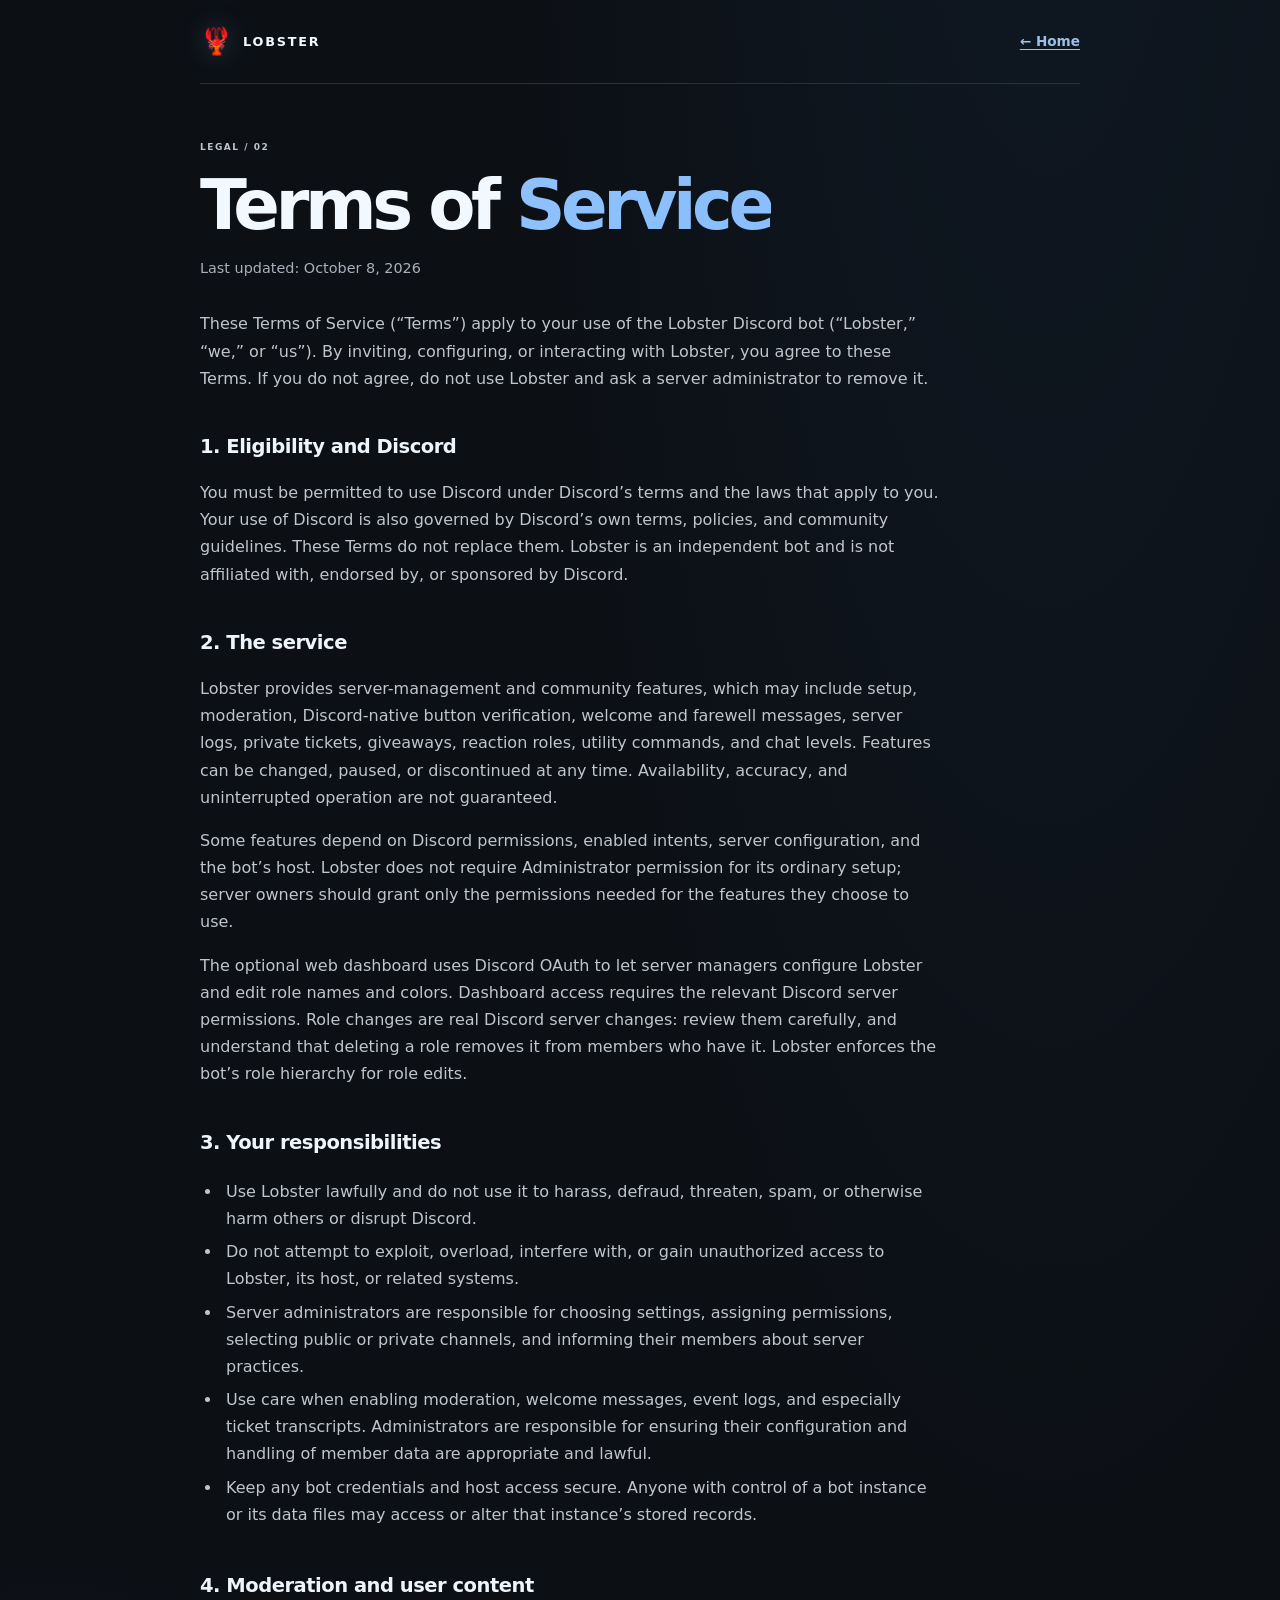
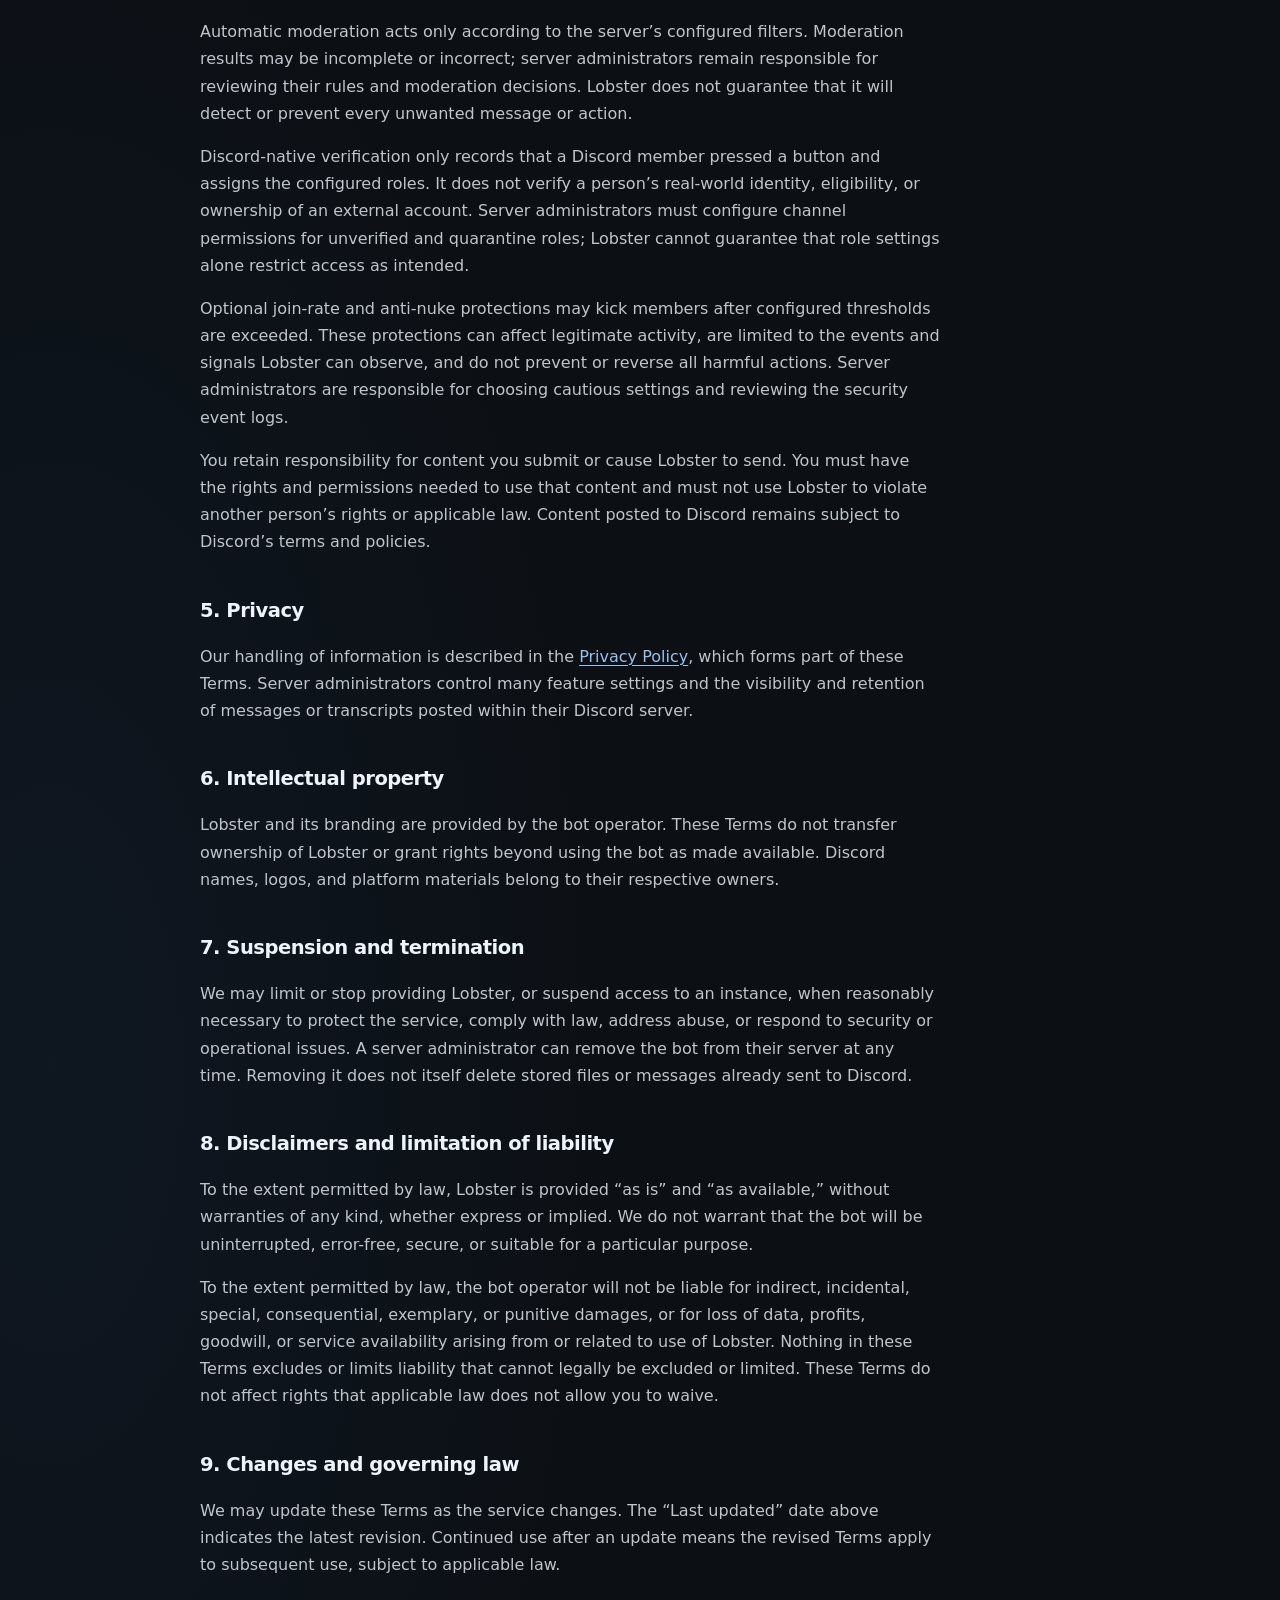
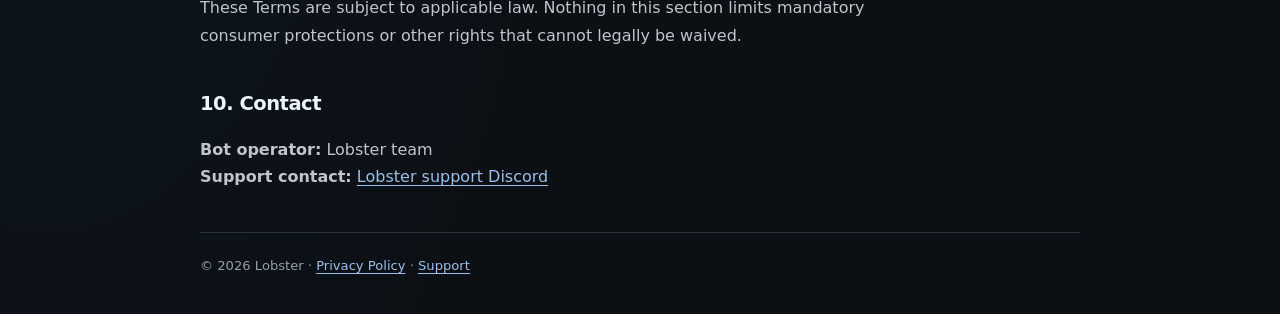
<file: terms-of-service.html>
<!doctype html>
<html lang="en">
  <head>
    <meta charset="utf-8">
    <meta name="viewport" content="width=device-width, initial-scale=1">
    <meta name="description" content="Terms of Service for Lobster, a Discord server management bot.">
    <title>Terms of Service — Lobster</title>
    <link rel="stylesheet" href="styles.css">
  </head>
  <body>
    <main class="shell document">
      <header class="brand">
        <a class="brand-link" href="/"><span class="brand-mark" aria-hidden="true">🦞</span><span>LOBSTER</span></a>
        <a class="back-link" href="/">← Home</a>
      </header>
      <article>
        <p class="eyebrow">LEGAL / 02</p>
        <h1>Terms of <span>Service</span></h1>
        <p class="updated">Last updated: October 8, 2026</p>
        <p>These Terms of Service (“Terms”) apply to your use of the Lobster Discord bot (“Lobster,” “we,” or “us”). By inviting, configuring, or interacting with Lobster, you agree to these Terms. If you do not agree, do not use Lobster and ask a server administrator to remove it.</p>

        <h2>1. Eligibility and Discord</h2>
        <p>You must be permitted to use Discord under Discord’s terms and the laws that apply to you. Your use of Discord is also governed by Discord’s own terms, policies, and community guidelines. These Terms do not replace them. Lobster is an independent bot and is not affiliated with, endorsed by, or sponsored by Discord.</p>

        <h2>2. The service</h2>
        <p>Lobster provides server-management and community features, which may include setup, moderation, Discord-native button verification, welcome and farewell messages, server logs, private tickets, giveaways, reaction roles, utility commands, and chat levels. Features can be changed, paused, or discontinued at any time. Availability, accuracy, and uninterrupted operation are not guaranteed.</p>
        <p>Some features depend on Discord permissions, enabled intents, server configuration, and the bot’s host. Lobster does not require Administrator permission for its ordinary setup; server owners should grant only the permissions needed for the features they choose to use.</p>
        <p>The optional web dashboard uses Discord OAuth to let server managers configure Lobster and edit role names and colors. Dashboard access requires the relevant Discord server permissions. Role changes are real Discord server changes: review them carefully, and understand that deleting a role removes it from members who have it. Lobster enforces the bot’s role hierarchy for role edits.</p>

        <h2>3. Your responsibilities</h2>
        <ul>
          <li>Use Lobster lawfully and do not use it to harass, defraud, threaten, spam, or otherwise harm others or disrupt Discord.</li>
          <li>Do not attempt to exploit, overload, interfere with, or gain unauthorized access to Lobster, its host, or related systems.</li>
          <li>Server administrators are responsible for choosing settings, assigning permissions, selecting public or private channels, and informing their members about server practices.</li>
          <li>Use care when enabling moderation, welcome messages, event logs, and especially ticket transcripts. Administrators are responsible for ensuring their configuration and handling of member data are appropriate and lawful.</li>
          <li>Keep any bot credentials and host access secure. Anyone with control of a bot instance or its data files may access or alter that instance’s stored records.</li>
        </ul>

        <h2>4. Moderation and user content</h2>
        <p>Automatic moderation acts only according to the server’s configured filters. Moderation results may be incomplete or incorrect; server administrators remain responsible for reviewing their rules and moderation decisions. Lobster does not guarantee that it will detect or prevent every unwanted message or action.</p>
        <p>Discord-native verification only records that a Discord member pressed a button and assigns the configured roles. It does not verify a person’s real-world identity, eligibility, or ownership of an external account. Server administrators must configure channel permissions for unverified and quarantine roles; Lobster cannot guarantee that role settings alone restrict access as intended.</p>
        <p>Optional join-rate and anti-nuke protections may kick members after configured thresholds are exceeded. These protections can affect legitimate activity, are limited to the events and signals Lobster can observe, and do not prevent or reverse all harmful actions. Server administrators are responsible for choosing cautious settings and reviewing the security event logs.</p>
        <p>You retain responsibility for content you submit or cause Lobster to send. You must have the rights and permissions needed to use that content and must not use Lobster to violate another person’s rights or applicable law. Content posted to Discord remains subject to Discord’s terms and policies.</p>

        <h2>5. Privacy</h2>
        <p>Our handling of information is described in the <a href="/privacy">Privacy Policy</a>, which forms part of these Terms. Server administrators control many feature settings and the visibility and retention of messages or transcripts posted within their Discord server.</p>

        <h2>6. Intellectual property</h2>
        <p>Lobster and its branding are provided by the bot operator. These Terms do not transfer ownership of Lobster or grant rights beyond using the bot as made available. Discord names, logos, and platform materials belong to their respective owners.</p>

        <h2>7. Suspension and termination</h2>
        <p>We may limit or stop providing Lobster, or suspend access to an instance, when reasonably necessary to protect the service, comply with law, address abuse, or respond to security or operational issues. A server administrator can remove the bot from their server at any time. Removing it does not itself delete stored files or messages already sent to Discord.</p>

        <h2>8. Disclaimers and limitation of liability</h2>
        <p>To the extent permitted by law, Lobster is provided “as is” and “as available,” without warranties of any kind, whether express or implied. We do not warrant that the bot will be uninterrupted, error-free, secure, or suitable for a particular purpose.</p>
        <p>To the extent permitted by law, the bot operator will not be liable for indirect, incidental, special, consequential, exemplary, or punitive damages, or for loss of data, profits, goodwill, or service availability arising from or related to use of Lobster. Nothing in these Terms excludes or limits liability that cannot legally be excluded or limited. These Terms do not affect rights that applicable law does not allow you to waive.</p>

        <h2>9. Changes and governing law</h2>
        <p>We may update these Terms as the service changes. The “Last updated” date above indicates the latest revision. Continued use after an update means the revised Terms apply to subsequent use, subject to applicable law.</p>
        <p>These Terms are subject to applicable law. Nothing in this section limits mandatory consumer protections or other rights that cannot legally be waived.</p>

        <h2>10. Contact</h2>
        <p><strong>Bot operator:</strong> Lobster team<br>
          <strong>Support contact:</strong> <a href="https://discord.gg/lobster" target="_blank" rel="noopener noreferrer">Lobster support Discord</a></p>
      </article>
      <footer>© 2026 Lobster · <a href="/privacy">Privacy Policy</a> · <a href="https://discord.gg/lobster" target="_blank" rel="noopener noreferrer">Support</a></footer>
    </main>
  </body>
</html>
</file>
<file: styles.css>
:root {
  color-scheme: dark;
  --ink: #f1f8ff;
  --muted: #a9b0b9;
  --orange: #7fb4f1;
  --line: #24313f;
  --paper: #0c1015;
  --wash: #182330;
}

* {
  box-sizing: border-box;
}

body {
  margin: 0;
  background:
    radial-gradient(ellipse at 82% -12%, #204a7a24 0, transparent 34rem),
    radial-gradient(ellipse at 4% 76%, #2453891a 0, transparent 34rem),
    var(--paper);
  color: var(--ink);
  font-family: Inter, ui-sans-serif, system-ui, -apple-system, BlinkMacSystemFont, "Segoe UI", sans-serif;
  line-height: 1.7;
}

a {
  color: #8bb3e0;
  text-decoration-thickness: 1px;
  text-underline-offset: 3px;
}

a:hover {
  color: #afd3fd;
}

.shell {
  width: min(100% - 40px, 880px);
  margin: 0 auto;
}

.brand {
  min-height: 84px;
  display: flex;
  align-items: center;
  justify-content: space-between;
  border-bottom: 1px solid var(--line);
  font-size: 0.8rem;
  font-weight: 800;
  letter-spacing: 0.14em;
}

.brand-link {
  display: inline-flex;
  align-items: center;
  gap: 10px;
  color: var(--ink);
  text-decoration: none;
}

.brand-mark {
  font-size: 1.65rem;
  letter-spacing: 0;
}

.back-link {
  font-size: 0.85rem;
  font-weight: 600;
  letter-spacing: 0;
}

.hero {
  padding: 86px 0 42px;
}

.eyebrow,
.card-label {
  color: var(--orange);
  font-size: 0.72rem;
  font-weight: 800;
  letter-spacing: 0.14em;
}

h1 {
  max-width: 720px;
  margin: 14px 0 18px;
  font-size: clamp(2.6rem, 8vw, 5rem);
  line-height: 1.04;
  letter-spacing: -0.065em;
}

h1 span {
  color: var(--orange);
}

.intro {
  max-width: 550px;
  color: var(--muted);
  font-size: 1.08rem;
}

.document-links {
  display: grid;
  grid-template-columns: repeat(2, minmax(0, 1fr));
  gap: 16px;
  padding: 14px 0 34px;
}

.document-card {
  display: flex;
  min-height: 205px;
  flex-direction: column;
  padding: 24px;
  border: 1px solid var(--line);
  border-radius: 12px;
  background: linear-gradient(145deg, #151f2a, #121922);
  color: var(--ink);
  text-decoration: none;
  transition: border-color 150ms ease, transform 150ms ease;
}

.document-card:hover {
  transform: translateY(-2px);
  border-color: #6197d5;
  box-shadow: 0 14px 35px #05070950, 0 0 30px #2f6cb114;
  color: var(--ink);
}

.card-title {
  display: flex;
  justify-content: space-between;
  margin: 22px 0 8px;
  font-size: 1.35rem;
  font-weight: 750;
  letter-spacing: -0.03em;
}

.card-title span {
  color: var(--orange);
}

.card-copy {
  color: var(--muted);
  font-size: 0.91rem;
}

.notice {
  padding: 15px 18px;
  border-left: 3px solid var(--orange);
  background: linear-gradient(110deg, #17222e, #17202b);
  color: #c2c7cd;
  font-size: 0.9rem;
}

.dashboard-link {
  display: inline-flex;
  align-items: center;
  gap: 10px;
  margin: 0 0 22px;
  padding: 12px 17px;
  border-radius: 8px;
  background: linear-gradient(110deg, #4e95e6, #3e80cc 58%, #528dd1);
  color: white;
  font-size: 0.92rem;
  font-weight: 700;
  text-decoration: none;
}

.dashboard-link:hover {
  background: linear-gradient(110deg, #5da2f0, #4f8bd0 58%, #639cde);
  color: white;
}

footer {
  margin-top: 42px;
  padding: 22px 0 36px;
  border-top: 1px solid var(--line);
  color: var(--muted);
  font-size: 0.82rem;
}

.document .brand { border-color: #24313f; }
.document .brand-link { color: #f1f8ff; }
.document .brand-link:hover { color: #c2defd; }
.document .brand-mark { filter: drop-shadow(0 0 12px #7fb4f155); }
.document article > p, .document li { color: #bfc5cb; }
.document h2 { color: #edf4fb; }
.document .updated { color: #a9b0b9; }
.document footer { border-color: #24313f; color: #959ea9; }
.document code { background: #1d2937; color: #a3c8f2; }
.document a { color: #9bbfe9; }
.document a:hover { color: #c2defd; }
.document h1 span { background: linear-gradient(100deg, #8ec1fc 5%, #8abffc 85%); background-clip: text; -webkit-text-fill-color: transparent; }

.document article {
  max-width: 740px;
  padding-top: 56px;
}

.document h1 {
  font-size: clamp(2.7rem, 7vw, 4.3rem);
}

.updated {
  margin: -4px 0 30px;
  color: var(--muted);
  font-size: 0.9rem;
}

.document article > p,
.document li {
  color: #454b51;
}

.document h2 {
  margin: 38px 0 8px;
  font-size: 1.22rem;
  letter-spacing: -0.025em;
}

.document ul {
  padding-left: 22px;
}

.document li {
  padding: 3px 0 3px 4px;
}

.document code {
  padding: 2px 5px;
  border-radius: 4px;
  background: var(--wash);
  color: #a3c8f2;
  font-size: 0.88em;
}

.document article > p, .document li { color: #bfc5cb; }
.document h2 { color: #edf4fb; }
.document .updated { color: #a9b0b9; }
.document footer { border-color: #24313f; color: #959ea9; }
.document code { background: #1d2937; }

@media (max-width: 600px) {
  .shell {
    width: min(100% - 32px, 880px);
  }

  .hero {
    padding-top: 62px;
  }

  .document-links {
    grid-template-columns: 1fr;
  }

  .document-card {
    min-height: 175px;
  }
}

/* Public Lobster landing page */
body.home-page {
  --home-bg: #0c1117;
  --home-panel: #141b24;
  --home-line: #26313e;
  --home-ink: #f2f8ff;
  --home-muted: #a9b0b8;
  --home-pink: #9ecafd;
  --home-purple: #4e95e6;
  overflow-x: hidden;
  background: var(--home-bg);
  color: var(--home-ink);
  font-family: Inter, ui-sans-serif, system-ui, -apple-system, BlinkMacSystemFont, "Segoe UI", sans-serif;
  line-height: 1.6;
}

.home-page a { color: inherit; }
.home-page a:hover { color: var(--home-pink); }
.home-page :focus-visible { outline: 2px solid #a1ccfd; outline-offset: 4px; }
.skip-link {
  position: fixed;
  z-index: 20;
  top: 10px;
  left: 10px;
  padding: 9px 13px;
  border-radius: 6px;
  background: white;
  color: #131a21 !important;
  transform: translateY(-150%);
}
.skip-link:focus { transform: translateY(0); }
.home-header {
  position: relative;
  z-index: 3;
  display: flex;
  width: min(100% - 64px, 1240px);
  height: 82px;
  align-items: center;
  justify-content: space-between;
  margin: auto;
  border-bottom: 1px solid #ffffff10;
}
.home-brand {
  display: inline-flex;
  align-items: center;
  gap: 9px;
  color: var(--home-ink) !important;
  font-size: 12px;
  font-weight: 850;
  letter-spacing: .16em;
  text-decoration: none;
}
.home-brand-icon { font-size: 25px; filter: drop-shadow(0 0 10px #70b0fa55); }
.home-nav { display: flex; align-items: center; gap: clamp(18px, 3vw, 38px); }
.home-nav a, .home-footer nav a {
  color: #bfc4ca;
  font-size: 12px;
  font-weight: 600;
  text-decoration: none;
  transition: color .18s ease;
}
.home-nav a:hover, .home-footer nav a:hover { color: white; }
.home-nav-cta {
  display: inline-flex;
  align-items: center;
  gap: 13px;
  padding: 10px 14px;
  border: 1px solid #ffffff25;
  border-radius: 7px;
  background: #ffffff08;
  color: white !important;
  font-size: 11px;
  font-weight: 700;
  text-decoration: none;
  transition: .2s ease;
}
.home-nav-cta:hover { border-color: #82b8f566; background: #82b8f51a; }
.home-nav-cta span { color: var(--home-pink); }

.home-hero {
  position: relative;
  display: grid;
  width: min(100% - 64px, 1240px);
  min-height: 650px;
  grid-template-columns: 1fr 1fr;
  align-items: center;
  gap: 28px;
  margin: auto;
  padding: 76px 0 84px;
}
.hero-copy { position: relative; z-index: 1; max-width: 590px; }
.hero-glow { position: absolute; border-radius: 50%; filter: blur(1px); pointer-events: none; }
.hero-glow-one { top: 3%; right: -4%; width: 540px; height: 540px; background: radial-gradient(circle, #2f6cb120, transparent 68%); }
.hero-glow-two { bottom: -15%; left: -20%; width: 500px; height: 420px; background: radial-gradient(ellipse, #2d67a91c, transparent 68%); }
.hero-kicker {
  display: inline-flex;
  align-items: center;
  gap: 9px;
  padding: 8px 11px;
  border: 1px solid #304052;
  border-radius: 30px;
  background: #141c26a8;
  color: #bcd3ed !important;
  font-size: 9px;
  font-weight: 800;
  letter-spacing: .11em;
  text-decoration: none;
}
.hero-kicker > span:last-child { color: var(--home-pink); font-size: 12px; }
.kicker-dot, .status-pulse {
  width: 7px;
  height: 7px;
  border-radius: 50%;
  background: #65dfb0;
  box-shadow: 0 0 12px #65dfb0a0;
}
.home-page h1 {
  max-width: 620px;
  margin: 26px 0 20px;
  color: #f8fbff;
  font-size: clamp(3.5rem, 7vw, 6.2rem);
  font-weight: 830;
  line-height: .99;
  letter-spacing: -.078em;
}
.home-page h1 span, .home-page h1 em, .section-heading h2 span,
.home-dashboard-callout h2 span, .home-privacy h2 span, .home-final-cta h2 span {
  background: linear-gradient(100deg, #8ec1fc 5%, #8abffc 85%);
  background-clip: text;
  -webkit-text-fill-color: transparent;
}
.home-page h1 em { font-style: normal; }
.hero-description { max-width: 470px; margin: 0; color: #b5bbc2; font-size: 16px; line-height: 1.75; }
.hero-actions { display: flex; flex-wrap: wrap; gap: 11px; margin-top: 27px; }
.home-button {
  display: inline-flex;
  min-height: 47px;
  align-items: center;
  justify-content: center;
  gap: 16px;
  padding: 0 17px;
  border: 1px solid transparent;
  border-radius: 7px;
  font-size: 11px;
  font-weight: 750;
  text-decoration: none;
  transition: transform .2s ease, border-color .2s ease, background .2s ease, box-shadow .2s ease;
}
.home-button:hover { transform: translateY(-2px); }
.home-button-primary {
  background: linear-gradient(105deg, #5da0ed, #669bd7);
  color: white !important;
  box-shadow: 0 9px 28px #528ed337, inset 0 1px #ffffff35;
}
.home-button-primary:hover { box-shadow: 0 12px 34px #528ed350; }
.home-button-primary span { font-size: 16px; }
.home-button-quiet { border-color: #ffffff20; background: #ffffff06; color: #dee9f6 !important; }
.home-button-quiet:hover { border-color: #81acdd77; background: #ffffff0d; }
.hero-reassurance { margin: 18px 0 0; color: #939ca7; font-size: 10px; }
.hero-reassurance span { margin-right: 5px; color: #8eb8e9; }
.hero-scroll {
  position: absolute;
  bottom: 24px;
  left: 0;
  display: flex;
  align-items: center;
  gap: 10px;
  color: #85909c !important;
  font-size: 8px;
  font-weight: 800;
  letter-spacing: .12em;
  text-decoration: none;
}
.hero-scroll span { color: #80abdd; font-size: 15px; }

.hero-art { position: relative; display: grid; min-height: 450px; place-items: center; perspective: 950px; }
.art-orbit { position: absolute; border: 1px solid #89b1df20; border-radius: 50%; transform: rotateX(67deg) rotateZ(-24deg); }
.orbit-one { width: min(100%, 470px); height: 340px; box-shadow: 0 0 30px #4f8bd010; }
.orbit-two { width: 370px; height: 265px; border-color: #8cc0fc20; transform: rotateX(67deg) rotateZ(34deg); }
.lobster-stage { position: relative; z-index: 1; width: min(100%, 390px); animation: lobster-float 6s ease-in-out infinite; transform-style: preserve-3d; }
.lobster-shadow { position: absolute; right: 8%; bottom: -24px; left: 8%; height: 60px; border-radius: 50%; background: #528dd14a; filter: blur(30px); }
.lobster-glass {
  position: relative;
  display: grid;
  min-height: 360px;
  place-items: center;
  overflow: hidden;
  border: 1px solid #ffffff2a;
  border-radius: 42% 48% 38% 43%;
  background: radial-gradient(ellipse at 40% 24%, #26579055, transparent 55%),
    linear-gradient(145deg, #ffffff12, #ffffff03 58%, #508cd11a);
  box-shadow: 0 40px 100px #05060890, inset 0 1px #ffffff35, inset 0 -25px 50px #3272bc10;
  transform: rotateY(-9deg) rotateX(4deg);
  backdrop-filter: blur(3px);
}
.lobster-glass::before {
  position: absolute;
  top: 12%;
  left: 12%;
  width: 50%;
  height: 35%;
  border-radius: 50%;
  background: #ffffff0d;
  content: "";
  filter: blur(22px);
}
.lobster-emoji { position: relative; font-size: clamp(9rem, 19vw, 15rem); line-height: 1; filter: drop-shadow(0 27px 23px #05060888); }
.stage-caption { position: absolute; bottom: 25px; color: #afcbea; font-size: 8px; font-weight: 800; letter-spacing: .2em; }
.art-spark { position: absolute; z-index: 2; color: #d1e6fe; text-shadow: 0 0 19px #85bdfc99; animation: sparkle 3s ease-in-out infinite; }
.spark-one { top: 13%; right: 16%; font-size: 31px; }
.spark-two { bottom: 19%; left: 5%; font-size: 23px; animation-delay: -1.2s; }
.art-float { position: absolute; z-index: 2; display: grid; place-items: center; border: 1px solid #ffffff30; background: linear-gradient(145deg, #202e3d, #151f2a); box-shadow: 0 15px 38px #0006, inset 0 1px #ffffff20; animation: lobster-float 5s ease-in-out infinite; }
.float-shield { top: 15%; left: 2%; width: 53px; height: 58px; border-radius: 15px 15px 19px 19px; color: #80ecc5; font-size: 23px; transform: rotate(-12deg); }
.float-heart { right: 3%; bottom: 17%; width: 48px; height: 48px; border-radius: 15px; color: #a2ccfd; font-size: 29px; animation-delay: -2s; transform: rotate(9deg); }
.art-status { position: absolute; z-index: 3; right: -1%; bottom: 5%; display: flex; align-items: center; gap: 10px; padding: 11px 14px; border: 1px solid #ffffff23; border-radius: 9px; background: #141b24e8; box-shadow: 0 18px 40px #0005; backdrop-filter: blur(12px); }
.art-status > span:last-child { display: grid; gap: 2px; }
.art-status strong { color: #eef4fa; font-size: 10px; }
.art-status small { color: #a6adb6; font-size: 9px; }
.status-pulse { width: 8px; height: 8px; }
@keyframes lobster-float { 0%, 100% { translate: 0 0; } 50% { translate: 0 -11px; } }
@keyframes sparkle { 0%, 100% { opacity: .55; scale: .85; } 50% { opacity: 1; scale: 1.12; } }

.intro-strip { padding: 76px 24px 82px; border-top: 1px solid #ffffff0e; border-bottom: 1px solid #ffffff0e; background: linear-gradient(90deg, #141b24, #131a23 50%, #131b24); text-align: center; }
.eyebrow { margin: 0 0 15px; color: #8db7e8; font-size: 9px; font-weight: 850; letter-spacing: .17em; }
.intro-strip > p:last-child { max-width: 760px; margin: 0 auto; color: #d4d7db; font-size: clamp(19px, 3.3vw, 31px); font-weight: 550; line-height: 1.48; letter-spacing: -.035em; }
.intro-strip > p:last-child span { color: #94c5fc; }

.home-features { width: min(100% - 64px, 1160px); margin: auto; padding: 108px 0 112px; }
.section-heading { display: flex; align-items: flex-end; justify-content: space-between; gap: 28px; margin-bottom: 34px; }
.section-heading h2, .home-dashboard-callout h2, .home-privacy h2, .home-final-cta h2 { margin: 0; font-size: clamp(2.5rem, 5vw, 4.2rem); font-weight: 790; line-height: 1.04; letter-spacing: -.067em; }
.section-heading > p { max-width: 345px; margin: 0 0 5px; color: var(--home-muted); font-size: 12px; line-height: 1.8; }
.feature-grid { display: grid; grid-template-columns: 1.08fr .92fr; gap: 15px; }
.feature-card { position: relative; min-height: 330px; overflow: hidden; padding: 23px; border: 1px solid var(--home-line); border-radius: 13px; background: linear-gradient(145deg, #151e29, #111820); }
.feature-card-large { grid-row: span 2; min-height: 510px; background: radial-gradient(ellipse at 85% 80%, #24528633, transparent 43%), linear-gradient(145deg, #17222e, #121820 65%); }
.feature-card-verification { background: radial-gradient(ellipse at 93% 80%, #316fb636, transparent 45%), linear-gradient(145deg, #17222e, #121820); }
.feature-card-tools { background: radial-gradient(ellipse at 92% 82%, #224d7e30, transparent 45%), linear-gradient(145deg, #161f29, #121820); }
.feature-card-top { position: relative; z-index: 1; display: flex; align-items: center; justify-content: space-between; }
.feature-icon { display: grid; width: 39px; height: 39px; place-items: center; border: 1px solid #5b93d345; border-radius: 11px; background: #283e5880; color: #9ecafc; font-size: 18px; }
.feature-index { color: #969faa; font-size: 8px; font-weight: 800; letter-spacing: .11em; }
.feature-card h3 { position: relative; z-index: 1; margin: 22px 0 10px; font-size: 24px; font-weight: 750; line-height: 1.1; letter-spacing: -.045em; }
.feature-card > p { position: relative; z-index: 1; max-width: 390px; margin: 0; color: #a8afb7; font-size: 11px; line-height: 1.75; }
.feature-card > a { position: absolute; z-index: 2; bottom: 22px; left: 23px; color: #a5c9f3; font-size: 10px; font-weight: 750; text-decoration: none; }
.feature-card > a span { margin-left: 8px; }
.moderation-art { position: absolute; right: 16px; bottom: 70px; width: 72%; height: 205px; border: 1px solid #ffffff12; border-radius: 14px; background: linear-gradient(145deg, #ffffff09, #ffffff02); transform: perspective(700px) rotateY(-10deg) rotateX(3deg); }
.moderation-art::before, .moderation-art::after { position: absolute; content: ""; }
.moderation-art::before { top: 20px; right: 18px; left: 18px; height: 1px; background: #ffffff15; box-shadow: 0 39px #ffffff11, 0 78px #ffffff11, 0 117px #ffffff11; }
.moderation-art::after { top: 34px; left: 18px; width: 42%; height: 7px; border-radius: 7px; background: #ffffff20; box-shadow: 0 39px #ffffff17, 0 78px #ffffff15, 0 117px #ffffff10; }
.mod-pill { position: absolute; z-index: 1; display: flex; align-items: center; gap: 11px; padding: 8px 10px; border: 1px solid #ffffff1c; border-radius: 7px; background: #192430; color: #d0e0f2; font-size: 8px; box-shadow: 0 8px 19px #0004; }
.mod-pill b { color: #6be0b0; font-size: 7px; letter-spacing: .1em; }
.pill-one { top: 47px; right: 9%; }
.pill-two { right: 17%; bottom: 27px; color: #b6d1f0; }
.mod-cross { position: absolute; right: 9%; bottom: 58px; color: #89b1df; font-size: 31px; }
.verify-art { position: absolute; right: 19px; bottom: 34px; display: grid; width: 145px; height: 120px; place-items: center; }
.verify-ring { display: grid; width: 74px; height: 74px; place-items: center; border: 1px solid #8bbffa91; border-radius: 50%; background: radial-gradient(circle, #6e9fd82b, #306eb408 68%); box-shadow: 0 0 42px #87befc35, inset 0 0 22px #8fc2fc20; color: #b1d4fd; font-size: 28px; }
.verify-stars { position: absolute; top: 4px; right: 4px; color: #b0d4fd; font-size: 18px; }
.tool-art { position: absolute; right: 18px; bottom: 32px; display: grid; width: 140px; grid-template-columns: repeat(2, 52px); gap: 9px; transform: rotate(-8deg); }
.tool-art span { display: grid; width: 52px; height: 47px; place-items: center; border: 1px solid #76a5db4a; border-radius: 11px; background: linear-gradient(145deg, #273647, #1d2a38); box-shadow: 0 10px 22px #0004, inset 0 1px #ffffff1b; color: #98bbe3; font-size: 17px; }

.home-dashboard-callout { position: relative; display: grid; width: min(100% - 64px, 1160px); min-height: 440px; grid-template-columns: .85fr 1.15fr; align-items: center; gap: 35px; overflow: hidden; margin: 0 auto 115px; padding: 56px; border: 1px solid #3e444b; border-radius: 16px; background: radial-gradient(ellipse at 5% 4%, #2e6aaf2b, transparent 43%), linear-gradient(110deg, #17212d, #141c25 62%, #151e28); }
.home-dashboard-callout > div:first-of-type:not(.callout-decoration) { position: relative; z-index: 1; }
.home-dashboard-callout h2 { font-size: clamp(2.7rem, 4.5vw, 4rem); }
.home-dashboard-callout > div > p:not(.eyebrow) { max-width: 390px; margin: 16px 0 22px; color: #b1b8bf; font-size: 11px; line-height: 1.8; }
.callout-decoration { position: absolute; top: -54px; left: -55px; color: #6a9dd815; font-size: 220px; filter: blur(1px); transform: rotate(-20deg); }
.mini-dashboard { position: relative; z-index: 1; overflow: hidden; border: 1px solid #ffffff28; border-radius: 10px; background: #121820; box-shadow: 0 24px 65px #06080a88, 0 0 50px #3170b810; transform: perspective(1000px) rotateY(-8deg) rotateX(3deg); transition: transform .5s ease; }
.mini-dashboard:hover { transform: perspective(1000px) rotateY(-2deg) rotateX(1deg) translateY(-4px); }
.mini-top { display: flex; height: 34px; align-items: center; justify-content: space-between; padding: 0 12px; border-bottom: 1px solid #ffffff12; color: #8e98a3; font-size: 6px; font-weight: 800; letter-spacing: .12em; }
.mini-dots { display: flex; gap: 4px; }
.mini-dots i { width: 5px; height: 5px; border-radius: 50%; background: #78b5fa; }
.mini-dots i:nth-child(2) { background: #72b2fb; }
.mini-dots i:nth-child(3) { background: #67dba7; }
.mini-body { display: grid; min-height: 235px; grid-template-columns: 34% 1fr; }
.mini-sidebar { display: flex; flex-direction: column; gap: 13px; padding: 15px 10px; border-right: 1px solid #ffffff12; color: #959ea8; font-size: 7px; }
.mini-brand { margin-bottom: 3px; color: white; font-size: 8px; font-weight: 850; letter-spacing: .12em; }
.mini-sidebar i { padding: 5px; border-radius: 3px; font-style: normal; }
.mini-sidebar i:first-of-type { background: #306eb43b; color: #c3defd; }
.mini-content { padding: 23px 20px; }
.mini-label { color: #8ab3e1; font-size: 6px; font-weight: 850; letter-spacing: .12em; }
.mini-content > strong { display: block; margin: 9px 0 17px; color: #f0f5fb; font-size: clamp(14px, 2vw, 20px); line-height: 1.15; letter-spacing: -.04em; }
.mini-stats { display: flex; gap: 8px; }
.mini-stats span { display: grid; min-width: 74px; gap: 2px; padding: 8px; border: 1px solid #ffffff12; border-radius: 5px; background: #ffffff05; }
.mini-stats b { color: white; font-size: 14px; }
.mini-stats small { color: #a5adb6; font-size: 6px; }
.mini-bar { height: 4px; margin: 14px 0 10px; border-radius: 3px; background: #222d3a; }
.mini-bar i { display: block; width: 67%; height: 100%; border-radius: inherit; background: linear-gradient(90deg, #74aef0, #7bafea); }
.mini-online { color: #a3aab3; font-size: 7px; }
.mini-online b { display: inline-block; width: 5px; height: 5px; margin-right: 4px; border-radius: 50%; background: #60dbaa; }

.home-privacy { display: grid; width: min(100% - 64px, 1000px); grid-template-columns: 100px 1fr; align-items: start; gap: 32px; margin: 0 auto; padding: 0 0 112px; }
.privacy-symbol { display: grid; width: 76px; height: 76px; place-items: center; border: 1px solid #78a6db4a; border-radius: 22px; background: linear-gradient(145deg, #22354b, #1a2736); box-shadow: 0 0 40px #3170b824, inset 0 1px #ffffff25; color: #a2c2e6; font-size: 45px; }
.home-privacy h2 { font-size: clamp(2.4rem, 4.5vw, 3.7rem); }
.home-privacy > div:last-child > p:not(.eyebrow) { max-width: 630px; margin: 14px 0 20px; color: #a8afb7; font-size: 12px; line-height: 1.85; }
.policy-links { display: flex; flex-wrap: wrap; gap: 22px; }
.policy-links a { color: #a0c4ed; font-size: 10px; font-weight: 750; text-decoration: none; }
.policy-links a span { margin-left: 5px; }
.policy-links a:hover { color: white; }

.home-final-cta { position: relative; overflow: hidden; padding: 82px 24px 91px; border-top: 1px solid #ffffff12; background: radial-gradient(ellipse at 50% 115%, #295d9831, transparent 55%), linear-gradient(180deg, #121821, #0f151b); text-align: center; }
.final-lobster { display: inline-grid; width: 58px; height: 58px; place-items: center; margin-bottom: 17px; border: 1px solid #ffffff22; border-radius: 19px; background: linear-gradient(145deg, #233142, #1a2634); box-shadow: 0 0 34px #6ba5e828, inset 0 1px #ffffff28; font-size: 30px; animation: lobster-float 5s ease-in-out infinite; }
.home-final-cta h2 { font-size: clamp(2.8rem, 6vw, 4.6rem); }
.home-final-cta > p:not(.eyebrow) { margin: 14px 0 0; color: #a7aeb7; font-size: 12px; }
.home-final-cta .hero-actions { justify-content: center; }
.home-footer { display: grid; width: min(100% - 64px, 1160px); grid-template-columns: auto 1fr auto; align-items: center; gap: 20px 28px; margin: auto; padding: 30px 0 33px; border-top: 1px solid #ffffff12; }
.home-footer > p { margin: 0; color: #d0e0f3; font-size: 9px; font-weight: 650; }
.home-footer > p span { display: block; margin-top: 3px; color: #858f9b; font-size: 8px; font-weight: 450; }
.home-footer nav { display: flex; flex-wrap: wrap; gap: 15px; }
.home-footer nav a { font-size: 9px; }
.home-footer > small { grid-column: 1 / -1; color: #717b87; font-size: 8px; }

@media (max-width: 850px) {
  .home-header, .home-hero, .home-features, .home-dashboard-callout, .home-privacy, .home-footer { width: min(100% - 40px, 700px); }
  .home-hero { min-height: 570px; gap: 10px; padding-top: 60px; }
  .hero-art { min-height: 380px; }
  .lobster-glass { min-height: 300px; }
  .art-status { right: -4%; bottom: 2%; }
  .home-dashboard-callout { grid-template-columns: 1fr; gap: 33px; padding: 38px; }
  .mini-dashboard { width: min(100%, 520px); justify-self: center; }
}
@media (max-width: 600px) {
  .home-header, .home-hero, .home-features, .home-dashboard-callout, .home-privacy, .home-footer { width: min(100% - 34px, 520px); }
  .home-header { height: 68px; }
  .home-nav { display: none; }
  .home-nav-cta { padding: 9px 10px; font-size: 9px; }
  .home-hero { min-height: 0; grid-template-columns: 1fr; gap: 0; padding: 65px 0 70px; }
  .home-page h1 { margin-top: 23px; font-size: clamp(3.5rem, 15vw, 5rem); }
  .hero-description { max-width: 430px; font-size: 14px; }
  .hero-art { min-height: 390px; margin-top: 16px; }
  .lobster-stage { width: min(84%, 360px); }
  .lobster-glass { min-height: 320px; }
  .lobster-emoji { font-size: clamp(10rem, 48vw, 14rem); }
  .art-status { right: 0; bottom: 0; }
  .float-shield { left: 0; }
  .float-heart { right: 0; }
  .hero-scroll { bottom: 20px; }
  .intro-strip { padding: 57px 24px 60px; }
  .home-features { padding: 76px 0; }
  .section-heading { display: block; margin-bottom: 23px; }
  .section-heading h2 { font-size: 2.8rem; }
  .section-heading > p { margin-top: 14px; }
  .feature-grid { grid-template-columns: 1fr; }
  .feature-card-large { grid-row: auto; min-height: 445px; }
  .feature-card { min-height: 300px; padding: 19px; }
  .feature-card-large > a, .feature-card > a { left: 19px; bottom: 19px; }
  .moderation-art { right: 10px; bottom: 60px; width: 85%; height: 185px; }
  .home-dashboard-callout { gap: 25px; margin-bottom: 78px; padding: 28px 20px; }
  .home-dashboard-callout h2 { font-size: 2.8rem; }
  .mini-body { min-height: 205px; grid-template-columns: 37% 1fr; }
  .mini-sidebar { gap: 10px; padding: 12px 7px; font-size: 6px; }
  .mini-content { padding: 18px 11px; }
  .mini-content > strong { font-size: 15px; }
  .mini-stats span { min-width: 60px; padding: 6px; }
  .home-privacy { grid-template-columns: 58px 1fr; gap: 15px; padding-bottom: 78px; }
  .privacy-symbol { width: 53px; height: 53px; border-radius: 16px; font-size: 31px; }
  .home-privacy h2 { font-size: 2.4rem; }
  .home-privacy > div:last-child > p:not(.eyebrow) { font-size: 11px; }
  .home-final-cta { padding: 67px 17px 72px; }
  .home-final-cta h2 { font-size: 3.1rem; }
  .home-final-cta .hero-actions { align-items: center; flex-direction: column; }
  .home-final-cta .home-button { width: min(100%, 270px); }
  .home-footer { grid-template-columns: 1fr auto; gap: 15px; }
  .home-footer > p { grid-column: 1 / -1; grid-row: 2; }
  .home-footer nav { grid-column: 1 / -1; grid-row: 3; gap: 15px; }
}
@media (prefers-reduced-motion: reduce) {
  .home-page *, .home-page *::before, .home-page *::after {
    scroll-behavior: auto !important;
    animation-duration: .01ms !important;
    animation-iteration-count: 1 !important;
    transition-duration: .01ms !important;
  }
}
</file>
